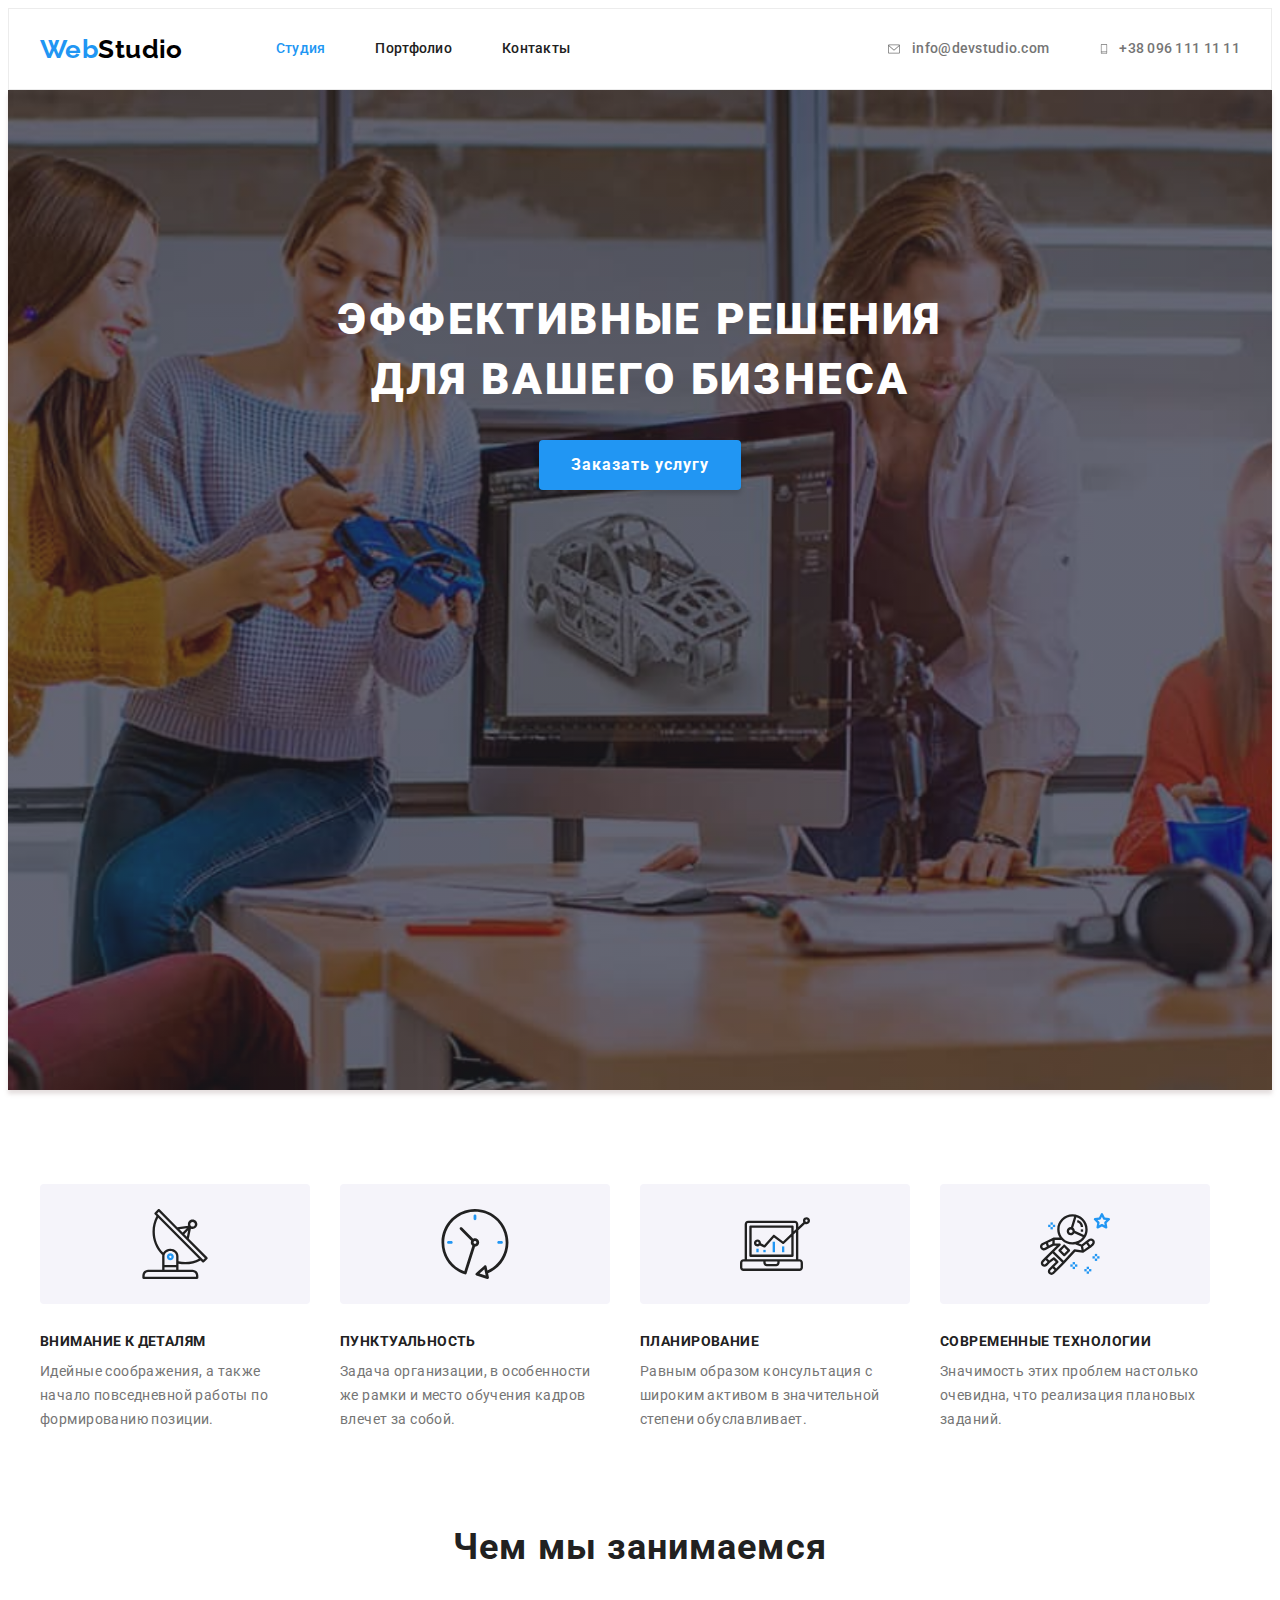
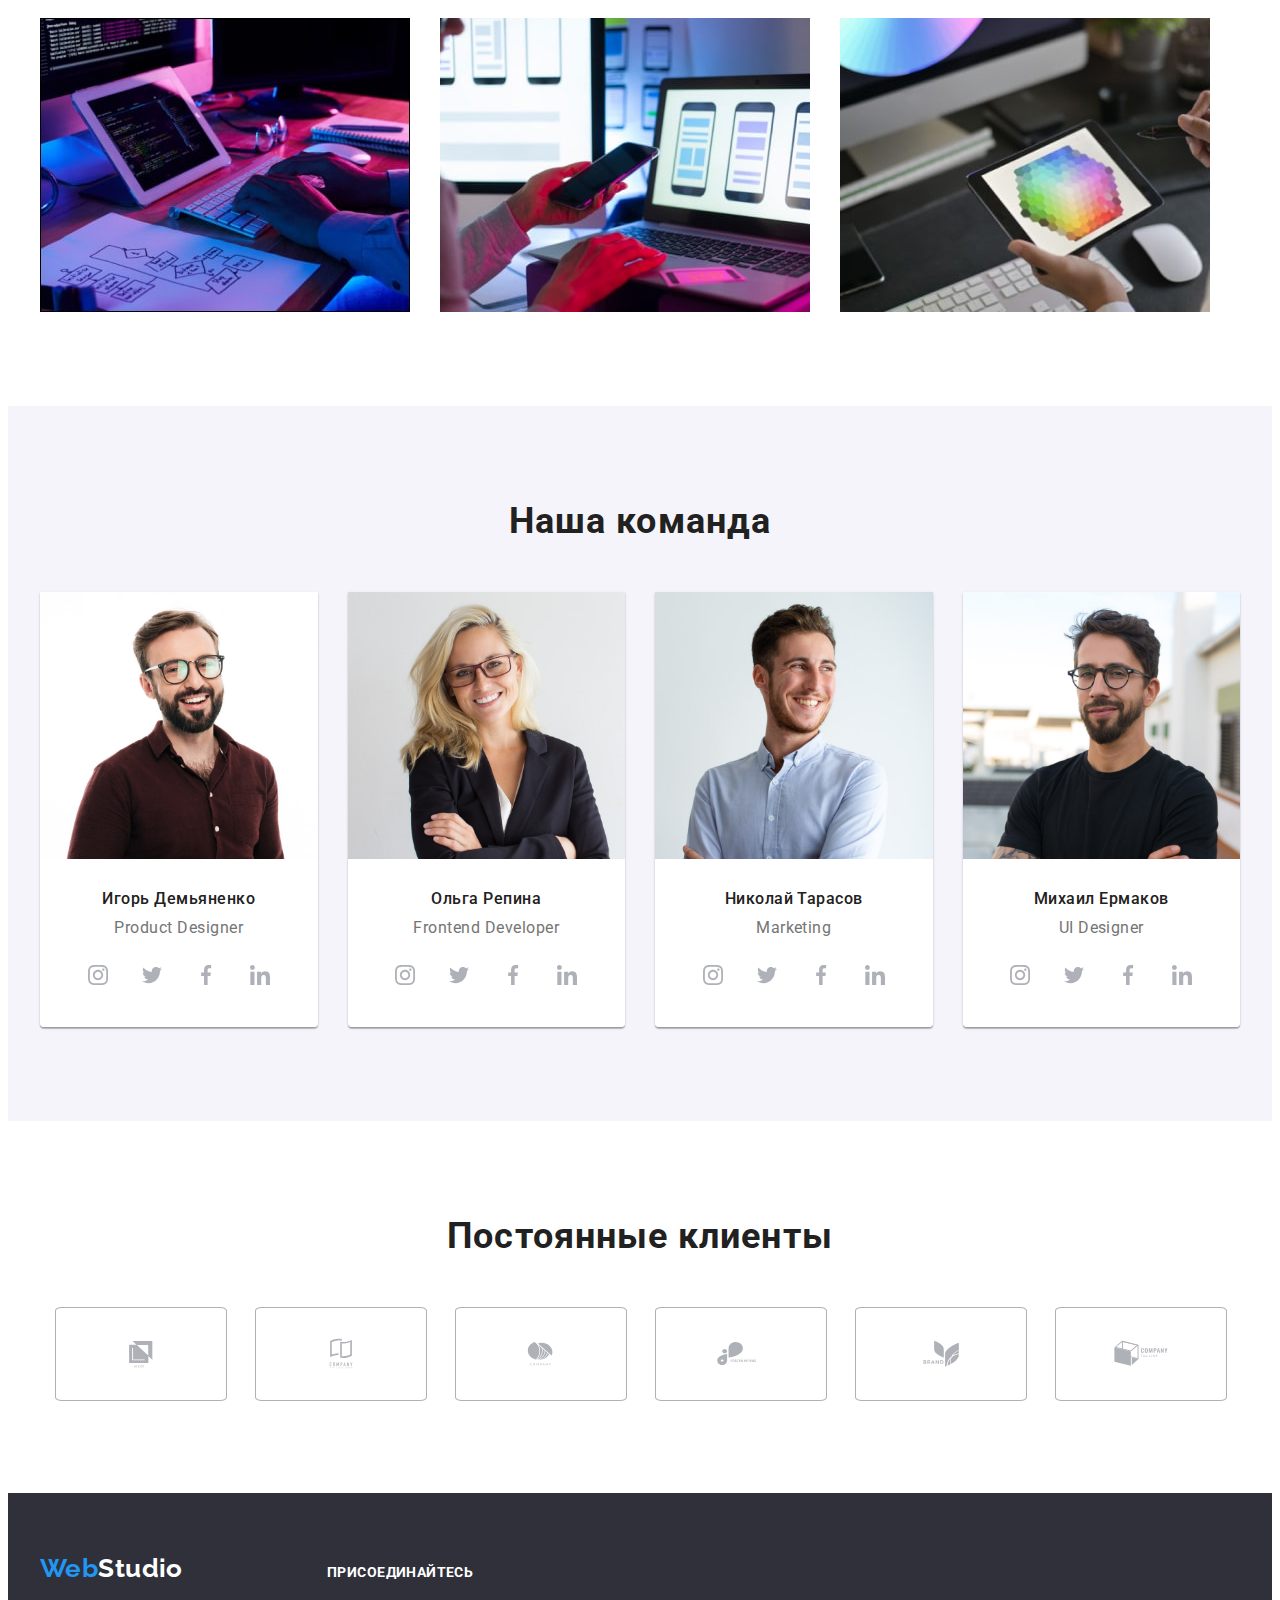
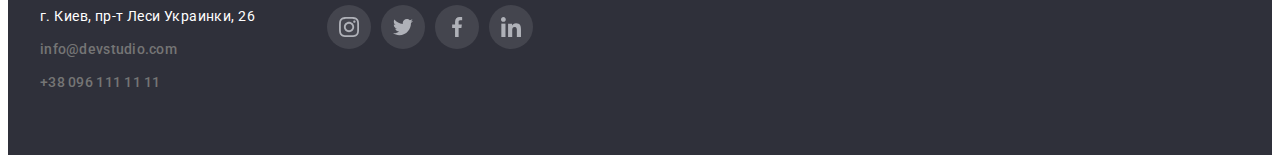
<file: index.html>
<!DOCTYPE html>
<html lang="ru">
<head>  
<meta charset="UTF-8">
<meta name="viewport"  content="width=device-width,initial-scale=1.0">
<title>Студия</title>
<link rel="preconnect" href="https://fonts.googleapis.com">
<link rel="preconnect" href="https://fonts.gstatic.com" crossorigin>
<link href="https://fonts.googleapis.com/css2?family=Raleway:wght@700&family=Roboto:wght@400;500;700;900&display=swap"
  rel="stylesheet">
  <link rel="stylesheet" href="https://cdnjs.cloudflare.com/ajax/libs/modern-normalize/1.1.0/modern-normalize.min.css"
    integrity="sha512-wpPYUAdjBVSE4KJnH1VR1HeZfpl1ub8YT/NKx4PuQ5NmX2tKuGu6U/JRp5y+Y8XG2tV+wKQpNHVUX03MfMFn9Q=="
    crossorigin="anonymous" referrerpolicy="no-referrer" />
  <link rel="stylesheet" href="./css/styles.css">
</head>

<body>
  <!-- Верхняя линия -->
  <header class="header">
    <div class="container header-container">
      <nav class="header-nav">
        <a class="logo" href="index.html" lang="en"> <span class="webstudio"> Web</span>Studio </a>
        
        <ul class="header-list" >
          <li class="header-item">
            <a class="header-link current" href="index.html">Студия</a>
          </li>
          <li class="header-item">
            <a class="header-link" href="portfolio.html">Портфолио</a>
          </li>
          <li class="header-item">
            <a class="header-link" href="">Контакты</a>
          </li>
        </ul>
      </nav>

        
        <ul class="header-list-info">
          <li class="header-item">
            
              <a class="info-title" href="mailto:info@devstudio.com">
                <svg class="icon-info-title" width="16" height="12">
                  <use href="./images/icons.svg.svg#icon-envelope"></use>
                </svg>
                info@devstudio.com
              </a>
            
            </li>
          <li class="header-item">
              <a class="info-title" href="tel:+380961111111">
                <svg class="icon-info-title" width="10" height="16">
                  <use href="./images/icons.svg.svg#icon-smartphone"></use>
                </svg>
                +38 096 111 11 11
              </a>
          </li>
        </ul>
        
    </div>
  </header>
  <main class="main-studio">
    <!-- Герои -->
    <section class="hero">
      <div class="container hero-container">
        <h1 class="hero-title">
          Эффективные решения для вашего бизнеса
        </h1>
        <button class="button hero-button" type="button" >Заказать услугу</button>
      </div>
    </section>
    <!-- Особенности -->
    <section class="section">
      <div class="container">

        <h2 class="visually-hidden">Особенности</h2>

        <ul class="feature-items">
            <li class="feature-item">
              <div class="icon-container-feature">
                <svg class="icon-feature">
                  <use href="./images/icons.svg.svg#icon-antenna"></use>
                </svg>
              </div>
              <h3 class="feature-title">Внимание к деталям</h3>
              <p class="feature-text">Идейные соображения, а также начало повседневной работы по формированию позиции.</p>
            </li>

            <li class="feature-item">
              <div class="icon-container-feature">
                <svg class="icon-feature">
                  <use href="./images/icons.svg.svg#icon-punctuality"></use>
                </svg>
              </div>
              <h3 class="feature-title">Пунктуальность</h3>
              <p class="feature-text">Задача организации, в особенности же рамки и место обучения кадров влечет за собой.</p>
            </li>

            <li class="feature-item">
              <div class="icon-container-feature">
                <svg class="icon-feature">
                  <use href="./images/icons.svg.svg#icon-planning"></use>
                </svg>
              </div>
              <h3 class="feature-title">Планирование</h3>
              <p class="feature-text">Равным образом консультация с широким активом в значительной степени обуславливает.</p>
            </li>

            <li class="feature-item">
              <div class="icon-container-feature">
                <svg class="icon-feature">
                  <use href="./images/icons.svg.svg#icon-technologies"></use>
                </svg>
              </div>
              <h3 class="feature-title">Современные технологии</h3>
              <p class="feature-text">Значимость этих проблем настолько очевидна, что реализация плановых заданий.</p>
            </li>
        </ul>
      </div>
    </section>
    <!-- Чем мы занимаемся -->
    <section class="section section-works">
      <div class="container">
        <h2 class="works">
          Чем мы занимаемся
        </h2>
        <ul class="works-items">
          <li class="works-item">
            <img src="./images/img1.jpg" alt="Схема" width="370" height="294">
          </li>
          <li class="works-item">
            <img src="./images/img2.jpg" alt="Список дизайна" width="370" height="294">
          </li>
          <li class="works-item">
            <img src="./images/img3.jpg" alt="Фигура">
          </li>
        </ul>
      </div>
    </section>
    <!-- Наша команда -->
    <section class="sectio-team section">
      <div class="container">

        <h2 class="team"> 
          Наша команда 
        </h2>

        <ul class="items-team">
          <li class="item-team">
            <img src="./images/igor.jpg" alt="член команды" width="270" height="260">
              
              <div class="container-team">
                <h3 class="team-title">
                  Игорь Демьяненко
                </h3>
                <p class="team-text" lang="en">
                  Product Designer
                </p>
                
                  <ul class="social-icon">
                    <li class="icon-item">
                      <a href="" class="icon-link">
                        <svg class="icon-team" width="20" heigth="20">
                          <use href="./images/icons.svg.svg#icon-instagram"></use>
                        </svg>
                      </a>
                    </li>

                    <li class="icon-item">
                      <a href="" class="icon-link">
                        <svg class="icon-team" width="20" heigth="20">
                          <use href="./images/icons.svg.svg#icon-twitter"></use>
                        </svg>
                      </a>
                    </li>

                    <li class="icon-item">
                      <a href="" class="icon-link">
                        <svg class="icon-team" width="20" heigth="20">
                          <use href="./images/icons.svg.svg#icon-facebook"></use>
                        </svg>
                      </a>
                    </li>

                    <li class="icon-item">
                      <a href="" class="icon-link">
                        <svg class="icon-team" width="20" heigth="20">
                          <use href="./images/icons.svg.svg#icon-linkedin"></use>
                        </svg>
                      </a>
                    </li>
                  </ul>
                
              </div>
          </li>
          <li class="item-team">
            <img src="./images/olga.jpg" alt="член команды" width="270" height="260">
              <div class="container-team">
                <h3 class="team-title">
                  Ольга Репина
                </h3>
                <p class="team-text" lang="en">
                  Frontend Developer
                </p>
                  <ul class="social-icon">
                    <li class="icon-item">
                      <a href="" class="icon-link">
                        <svg class="icon-team" width="20" heigth="20">
                          <use href="./images/icons.svg.svg#icon-instagram"></use>
                        </svg>
                      </a>
                    </li>
                  
                    <li class="icon-item">
                      <a href="" class="icon-link">
                        <svg class="icon-team" width="20" heigth="20">
                          <use href="./images/icons.svg.svg#icon-twitter"></use>
                        </svg>
                      </a>
                    </li>
                  
                    <li class="icon-item">
                      <a href="" class="icon-link">
                        <svg class="icon-team" width="20" heigth="20">
                          <use href="./images/icons.svg.svg#icon-facebook"></use>
                        </svg>
                      </a>
                    </li>
                  
                    <li class="icon-item">
                      <a href="" class="icon-link">
                        <svg class="icon-team" width="20" heigth="20">
                          <use href="./images/icons.svg.svg#icon-linkedin"></use>
                        </svg>
                      </a>
                    </li>
                  </ul>
              </div>
          </li>
          <li class="item-team">
            <img src="./images/kolya.jpg" alt="член команды" width="270" height="260">
              
              <div class="container-team">
                <h3 class="team-title">
                  Николай Тарасов
                </h3>
                <p class="team-text" lang="en">
                  Marketing
                </p>
                    <ul class="social-icon">
                      <li class="icon-item">
                        <a href="" class="icon-link">
                          <svg class="icon-team" width="20" heigth="20">
                            <use href="./images/icons.svg.svg#icon-instagram"></use>
                          </svg>
                        </a>
                      </li>
                    
                      <li class="icon-item">
                        <a href="" class="icon-link">
                          <svg class="icon-team" width="20" heigth="20">
                            <use href="./images/icons.svg.svg#icon-twitter"></use>
                          </svg>
                        </a>
                      </li>
                    
                      <li class="icon-item">
                        <a href="" class="icon-link">
                          <svg class="icon-team" width="20" heigth="20">
                            <use href="./images/icons.svg.svg#icon-facebook"></use>
                          </svg>
                        </a>
                      </li>
                    
                      <li class="icon-item">
                        <a href="" class="icon-link">
                          <svg class="icon-team" width="20" heigth="20">
                            <use href="./images/icons.svg.svg#icon-linkedin"></use>
                          </svg>
                        </a>
                      </li>
                    </ul>
              </div>
          </li>
          <li class="item-team">
            <img src="./images/misha.jpg" alt="член команды" width="270" height="260">
              <div class="container-team">
                <h3 class="team-title">
                  Михаил Ермаков
                </h3>
                <p class="team-text" lang="en">
                  UI Designer
                </p>
                  <ul class="social-icon">
                    <li class="icon-item">
                      <a href="" class="icon-link">
                        <svg class="icon-team" width="20" heigth="20">
                          <use href="./images/icons.svg.svg#icon-instagram"></use>
                        </svg>
                      </a>
                    </li>
                  
                    <li class="icon-item">
                      <a href="" class="icon-link">
                        <svg class="icon-team" width="20" heigth="20">
                          <use href="./images/icons.svg.svg#icon-twitter"></use>
                        </svg>
                      </a>
                    </li>
                  
                    <li class="icon-item">
                      <a href="" class="icon-link">
                        <svg class="icon-team" width="20" heigth="20">
                          <use href="./images/icons.svg.svg#icon-facebook"></use>
                        </svg>
                      </a>
                    </li>
                  
                    <li class="icon-item">
                      <a href="" class="icon-link">
                        <svg class="icon-team" width="20" heigth="20">
                          <use href="./images/icons.svg.svg#icon-linkedin"></use>
                        </svg>
                      </a>
                    </li>
                  </ul>
              </div>
          </li>
        </ul>
      </div>
    </section>
    <!-- ------Постоянные клиенты------ -->
    <section class="customers section">
      <div class="container">
        <h2 class="customers-title">
          Постоянные клиенты
        </h2>

        <ul class="customers-items">
          <li class="customers-item">
            <a href="" class="customers-link">
              <svg class="icon-customers">
                <use href="./images/icons.svg.svg#icon-logoclients1"></use>
              </svg>
            </a>
          </li>

          <li class="customers-item">
            <a href="" class="customers-link">
              <svg class="icon-customers">
                <use href="./images/icons.svg.svg#icon-logoclients2"></use>
              </svg>
            </a>
          </li>

          <li class="customers-item">
            <a href="" class="customers-link">
              <svg class="icon-customers">
                <use href="./images/icons.svg.svg#icon-logoclients3"></use>
              </svg>
            </a>
          </li>

          <li class="customers-item">
            <a href="" class="customers-link">
              <svg class="icon-customers">
                <use href="./images/icons.svg.svg#icon-logoclients4"></use>
              </svg>
            </a>
          </li>

          <li class="customers-item">
            <a href="" class="customers-link">
              <svg class="icon-customers">
                <use href="./images/icons.svg.svg#icon-logoclients5"></use>
              </svg>
            </a>
          </li>

          <li class="customers-item">
            <a href="" class="customers-link">
              <svg class="icon-customers">
                <use href="./images/icons.svg.svg#icon-logoclients6"></use>
              </svg>
            </a>
          </li>
        </ul>



      </div>
    </section>
  </main>
  <!-- Футер -->
  <footer class="footer">
    <div class="container footer-container">
      <div>
        <a class="logo" href="index.html" lang="en"><span class="webstudio">Web</span><span class="web">Studio</span> </a>
        
          <address class="address-container">
            <ul class="">  
              <li class="address-item">
                <a class="map" href="https://goo.gl/maps/CdvJLRiEL6Q8Smko8" target="_blank" rel="noreferrer noopener">г. Киев, пр-т Леси Украинки, 26</a> 
              </li>
              <li class="address-item">
                <a class="footer-info-title" href="mailto:info@devstudio.com">info@devstudio.com</a>
              </li>
              <li class="address-item">
                <a class="footer-info-title" href="tel:+380961111111">+38 096 111 11 11</a>
              </li>
            </ul>
       </div>
          
        </address>

        <div class="footer-social">
          <em class="footer-social-join">
            Присоединайтесь
          </em>

          <ul class="footer-social-icon">
            <li class="footer-icon-item">
              <a href="" class="footer-icon-link">
                <svg class="footer-icon-team" width="20" heigth="20">
                  <use href="./images/icons.svg.svg#icon-instagram"></use>
                </svg>
              </a>
            </li>
          
            <li class="footer-icon-item">
              <a href="" class="footer-icon-link">
                <svg class="footer-icon-team" width="20" heigth="20">
                  <use href="./images/icons.svg.svg#icon-twitter"></use>
                </svg>
              </a>
            </li>
          
            <li class="footer-icon-item">
              <a href="" class="footer-icon-link">
                <svg class="footer-icon-team" width="20" heigth="20">
                  <use href="./images/icons.svg.svg#icon-facebook"></use>
                </svg>
              </a>
            </li>
          
            <li class="footer-icon-item">
              <a href="" class="footer-icon-link">
                <svg class="footer-icon-team" width="20" heigth="20">
                  <use href="./images/icons.svg.svg#icon-linkedin"></use>
                </svg>
              </a>
            </li>
          </ul>

        </div>
    </div>
  </footer>
</body>


</html>
</file>
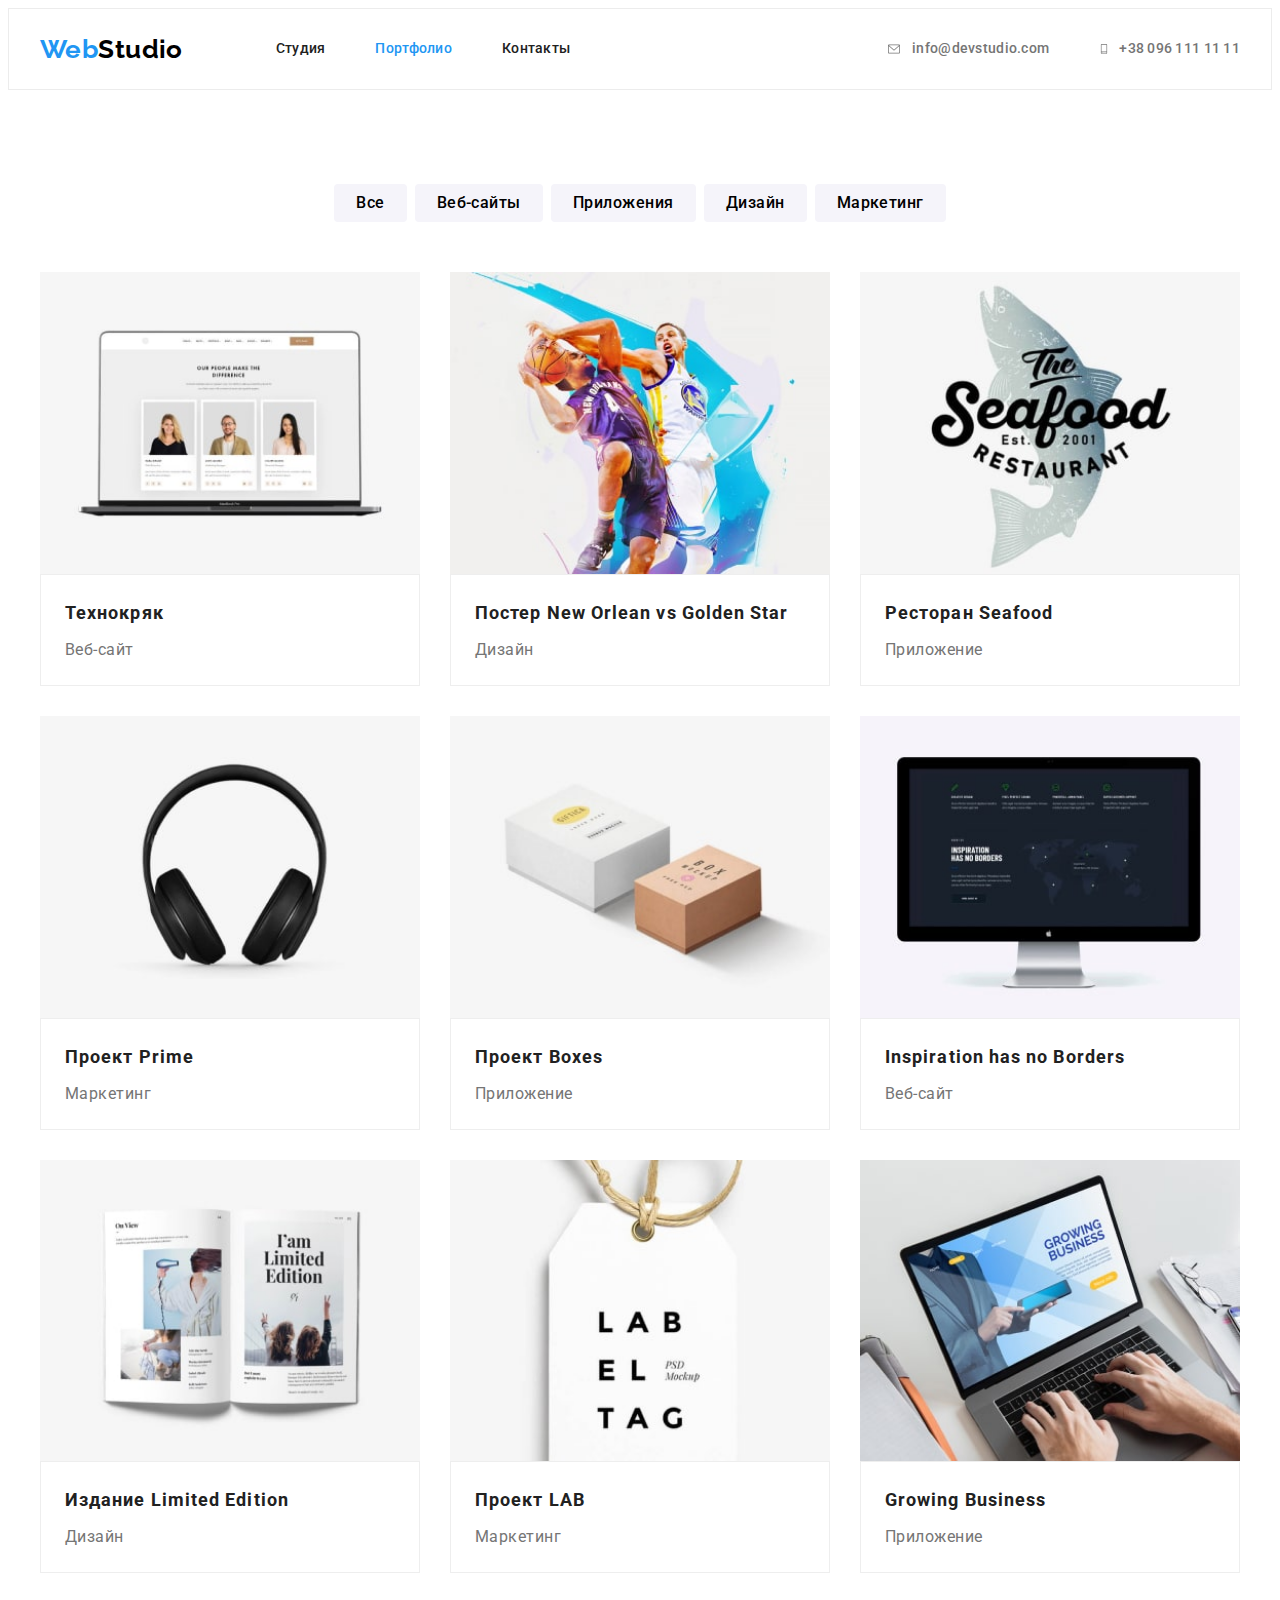
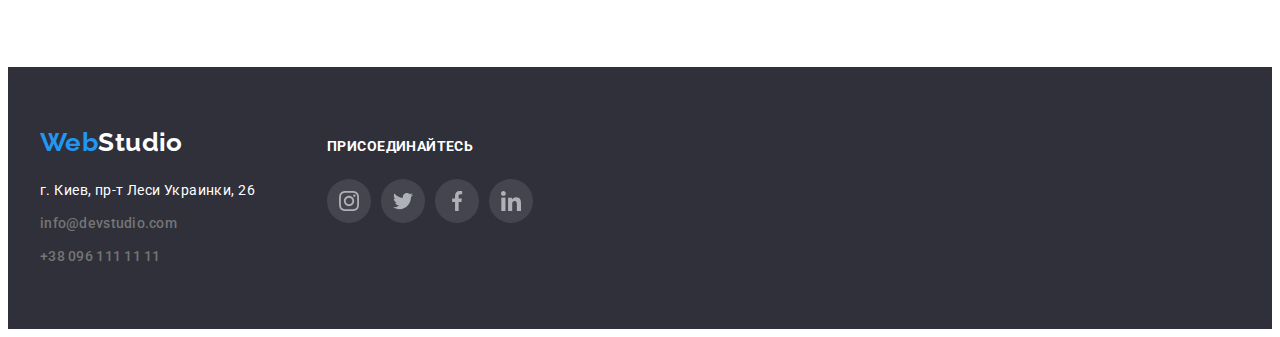
<file: portfolio.html>
<!DOCTYPE html>
<html lang="ru">

<head>
    <meta charset="UTF-8">
    <meta name="viewport" content="width=device-width,initial-scale=1.0">
    <title>Порфолио</title>
    <link rel="preconnect" href="https://fonts.googleapis.com">
    <link rel="preconnect" href="https://fonts.gstatic.com" crossorigin>
    <link href="https://fonts.googleapis.com/css2?family=Raleway:wght@700&family=Roboto:wght@400;500;700;900&display=swap"
        rel="stylesheet">
        <link rel="stylesheet" href="https://cdnjs.cloudflare.com/ajax/libs/modern-normalize/1.1.0/modern-normalize.min.css"
            integrity="sha512-wpPYUAdjBVSE4KJnH1VR1HeZfpl1ub8YT/NKx4PuQ5NmX2tKuGu6U/JRp5y+Y8XG2tV+wKQpNHVUX03MfMFn9Q=="
            crossorigin="anonymous" referrerpolicy="no-referrer" />
    <link rel="stylesheet" href="./css/styles.css">
</head>

<body>
    <!-- Верхняя линия -->
    <header class="header">
        <div class="container header-container">
            <nav class="header-nav">
                <a class="logo" href="index.html" lang="en"> <span class="webstudio"> Web</span>Studio </a>
    
                <ul class="header-list">
                    <li class="header-item">
                        <a class="header-link" href="index.html">Студия</a>
                    </li>
                    <li class="header-item">
                        <a class="header-link current" href="portfolio.html">Портфолио</a>
                    </li>
                    <li class="header-item">
                        <a class="header-link" href="">Контакты</a>
                    </li>
                </ul>
            </nav>
    
    
            <ul class="header-list-info">
                <li class="header-item">
    
                    <a class="info-title" href="mailto:info@devstudio.com">
                        <svg class="icon-info-title" width="16" height="12">
                            <use href="./images/icons.svg.svg#icon-envelope"></use>
                        </svg>
                        info@devstudio.com
                    </a>
    
                </li>
                <li class="header-item">
                    <a class="info-title" href="tel:+380961111111">
                        <svg class="icon-info-title" width="10" height="16">
                            <use href="./images/icons.svg.svg#icon-smartphone"></use>
                        </svg>
                        +38 096 111 11 11
                    </a>
                </li>
            </ul>
    
        </div>
    </header>
<main>
    <!-- Портфолио -->
 <section class="section">
   
   <div class="container">
    <h1 class="visually-hidden">Проекты</h1>
            
            <!-- Фильтры -->

            <ul class="filters">
                <li class="filters-item"><button class="filters-button" type="button">Все</button></li>
                <li class="filters-item"><button class="filters-button" type="button">Веб-сайты</button></li>
                <li class="filters-item"><button class="filters-button" type="button">Приложения</button></li>
                <li class="filters-item"><button class="filters-button" type="button">Дизайн</button></li>
                <li class="filters-item"><button class="filters-button" type="button">Маркетинг</button></li>
            </ul>
            
            
        
        <!-- Проекты -->
        
        <ul class="project">
            <li class="project-item">
                <a class="project-link" href=""><img src="./images/project1.jpg" alt="Ноутбук" width="370" height="294"> 
                <div class="project-container">
                    <h2 class="project-title">Технокряк</h2>
                    <p class="project-text">Веб-сайт</p>
                </div>
                </a>
            </li>
            <li class="project-item">
                <a class="project-link" href=""><img class="project-img" src="./images/project2.jpg" alt="Два баскетболиста" width="370" height="294">
                <div class="project-container">
                    <h2 class="project-title">Постер New Orlean vs Golden Star</h2>
                    <p class="project-text">Дизайн</p>
                </div>
                </a>
            </li>
            <li class="project-item">
                <a class="project-link" href=""><img src="./images/project3.jpg" alt="Силуэт рыбы" width="370" height="294">
                <div class="project-container">
                    <h2 class="project-title">Ресторан Seafood</h2>
                    <p class="project-text">Приложение</p>
                </div>
                </a>
            </li>
            <li class="project-item">
                <a class="project-link" href=""><img src="./images/project4.jpg" alt="Наушники" width="370" height="294">
                <div class="project-container">
                    <h2 class="project-title">Проект Prime</h2>
                    <p class="project-text">Маркетинг</p>
                </div>
                </a>
            </li>
            <li class="project-item">
                <a class="project-link" href=""><img src="./images/project5.jpg" alt="Две коробки" width="370" height="294">
                <div class="project-container">
                    <h2 class="project-title">Проект Boxes</h2>
                    <p class="project-text">Приложение</p>
                </div>
                </a>
            </li>
            <li class="project-item">
                <a class="project-link" href=""><img src="./images/project6.jpg" alt="Ноутбук" width="370" height="294">
                <div class="project-container">
                    <h2 class="project-title">Inspiration has no Borders</h2>
                    <p class="project-text">Веб-сайт</p>
                </div>
                </a>
            </li>
            <li class="project-item">
                <a class="project-link" href=""><img src="./images/project7.jpg" alt="Розгорнутая книга" width="370" height="294">
                <div class="project-container">
                    <h2 class="project-title">Издание Limited Edition</h2>
                    <p class="project-text">Дизайн</p>
                </div>
                </a>
            </li>
            <li class="project-item">
                <a class="project-link" href=""><img src="./images/project8.jpg" alt="Лейба" width="370" height="294">
                <div class="project-container">
                    <h2 class="project-title">Проект LAB</h2>
                    <p class="project-text">Маркетинг</p>
                </div>
                </a>
            </li>
            <li class="project-item">
                <a class="project-link" href=""><img src="./images/project9.jpg" alt="Поиск сайта" width="370" height="294">
                <div class="project-container">
                    <h2 class="project-title">Growing Business</h2>
                    <p class="project-text">Приложение</p>
                </div>
                </a>

            </li>
       
        </ul>

    </div>

    </section>
</main>
    <!-- Футер -->
<footer class="footer">
    <div class="container footer-container">
        <div>
            <a class="logo" href="index.html" lang="en"><span class="webstudio">Web</span><span
                    class="web">Studio</span> </a>

            <address class="address-container">
                <ul class="">
                    <li class="address-item">
                        <a class="map" href="https://goo.gl/maps/CdvJLRiEL6Q8Smko8" target="_blank"
                            rel="noreferrer noopener">г. Киев, пр-т Леси Украинки, 26</a>
                    </li>
                    <li class="address-item">
                        <a class="footer-info-title" href="mailto:info@devstudio.com">info@devstudio.com</a>
                    </li>
                    <li class="address-item">
                        <a class="footer-info-title" href="tel:+380961111111">+38 096 111 11 11</a>
                    </li>
                </ul>
        </div>

        </address>

        <div class="footer-social">
            <em class="footer-social-join">
                Присоединайтесь
            </em>

            <ul class="footer-social-icon">
                <li class="footer-icon-item">
                    <a href="" class="footer-icon-link">
                        <svg class="footer-icon-team" width="20" heigth="20">
                            <use href="./images/icons.svg.svg#icon-instagram"></use>
                        </svg>
                    </a>
                </li>

                <li class="footer-icon-item">
                    <a href="" class="footer-icon-link">
                        <svg class="footer-icon-team" width="20" heigth="20">
                            <use href="./images/icons.svg.svg#icon-twitter"></use>
                        </svg>
                    </a>
                </li>

                <li class="footer-icon-item">
                    <a href="" class="footer-icon-link">
                        <svg class="footer-icon-team" width="20" heigth="20">
                            <use href="./images/icons.svg.svg#icon-facebook"></use>
                        </svg>
                    </a>
                </li>

                <li class="footer-icon-item">
                    <a href="" class="footer-icon-link">
                        <svg class="footer-icon-team" width="20" heigth="20">
                            <use href="./images/icons.svg.svg#icon-linkedin"></use>
                        </svg>
                    </a>
                </li>
            </ul>

        </div>
    </div>
</footer>
</body>

</html>
</file>
<file: css/styles.css>
:root {
  --primary-white-color: #ffffff;
  --hero-background: #2f303a;
  --title-text-color: #000000;
  --primary-text-color: #757575;
  --accent-color: #2196f3;
  --link-text-color: #212121;
  --hover-text-color: #188ce8;
  --filters-background: #f5f4fa;
}

p,
h1,
h2,
h3,
h4,
h5,
h6 {
  margin: 0;
}
ul {
  list-style: none;
  margin: 0;
  padding: 0;
}
img {
  display: block;
  width: 100%;
  height: auto;
}

body {
  font-family: Roboto, sans-serif;
  letter-spacing: 0.03em;
  font-size: 14px;
  line-height: 1.71;

  background: var(--primary-white-color);
}
a {
  text-decoration: none;
}
.visually-hidden {
  position: absolute;
  width: 1px;
  height: 1px;
  margin: -1px;
  padding: 0;
  overflow: hidden;
  border: 0;
  clip: rect(0 0 0 0);
}
.container {
  width: 1200px;
  margin: 0 auto;
  padding-left: 15px;
  padding-right: 15px;
}
.section {
  padding-top: 94px;
  padding-bottom: 94px;
}
.main-studio {
  max-width: 1600px;
  margin: auto;
}

/* Верхняя линия */

.logo {
  font-family: Raleway, sans-serif;
  font-weight: 700;
  font-size: 26px;
  line-height: 1.19;
  color: #000000;
}

.header-link {
  display: block;
  font-weight: 500;
  font-size: 14px;
  line-height: 1.14;
  letter-spacing: 0.02em;

  color: var(--link-text-color);
  padding-top: 32px;
  padding-bottom: 32px;
}
.header {
  max-width: 1600px;
  margin: auto;
  border: 1px solid #ececec;
}
.header-container {
  display: flex;
  align-items: center;
}
.header-nav {
  display: flex;
  align-items: center;
}
.logo {
}
.header-list {
  margin-left: 93px;

  display: flex;
}
.header-list-info {
  display: flex;
  margin-left: auto;
  justify-content: center;
  align-items: center;
}
.header-item:not(:last-child) {
  margin-right: 50px;
}
.header-link:hover,
.header-link:focus {
  color: var(--accent-color);
}
.header-contact {
  display: flex;
  align-items: center;
  margin-left: auto;
}
.current {
  color: var(--accent-color);
}
.webstudio {
  color: var(--accent-color);
}
.nav:hover,
.nav:focus {
  color: var(--accent-color);
}
.info-title {
  font-style: normal;
  font-weight: 500;
  font-size: 14px;
  line-height: 1.14;
  letter-spacing: 0.02em;

  color: var(--primary-text-color);
  display: flex;
  justify-content: center;
  align-items: center;
}
.info-title:hover,
.info-title:focus {
  color: var(--accent-color);
}
.info-title:hover .icon-info-title,
.info-title:focus .icon-info-title {
  fill: var(--accent-color);
}
.icon-info-title {
  display: flex;
  justify-content: center;
  align-items: center;
  margin-right: 10px;

  fill: var(--primary-text-color);
}
/* Герои */
.hero {
  background-color: var(--hero-background);
  background-image: linear-gradient(
      to right,
      rgba(47, 48, 58, 0.4),
      rgba(47, 48, 58, 0.4)
    ),
    url("../images/bghero.jpg");

  box-shadow: 0px 4px 4px rgba(151, 127, 127, 0.25);

  background-repeat: no-repeat;
  background-position: center;
  background-size: cover;
  height: 600px;
}
.hero-title {
  font-weight: 900;
  font-size: 44px;
  line-height: 1.36;
  text-align: center;
  letter-spacing: 0.06em;
  text-transform: uppercase;
  color: var(--primary-white-color);
  outline: 1;
}
.button:hover {
  background: var(--hover-text-color);
  box-shadow: 0px 4px 4px rgba(0, 0, 0, 0.15);
  border-radius: 4px;
}
.button {
  font-family: inherit;
  font-weight: 700;
  font-size: 16px;
  line-height: 1.87;
  letter-spacing: 0.06em;

  color: #ffffff;
  background: var(--accent-color);
  box-shadow: 0px 4px 4px rgba(0, 0, 0, 0.15);
  border-radius: 4px;
  border: none;
  cursor: pointer;
}
.hero {
  align-items: center;
  padding-top: 200px;
  padding-bottom: 200px;
}

.hero-title {
  margin: auto;
  width: 696px;
  margin-bottom: 30px;
}

.hero-button {
  display: block;
  margin: auto;
  padding-top: 10px;
  padding-bottom: 10px;
  padding-right: 32px;
  padding-left: 32px;
}

/* Особенности */
.feature-title {
  font-weight: 700;
  font-size: 14px;
  line-height: 1.14;
  letter-spacing: 0.03em;
  text-transform: uppercase;

  color: var(--link-text-color);
}
.feature-text {
  font-size: 14px;
  line-height: 1.71;
  letter-spacing: 0.03em;
  color: var(--primary-text-color);
}
.feature-items {
  display: flex;
}
.feature-item:not(:last-child) {
  margin-right: 30px;
}

.feature-items .feature-item {
  max-width: 270px;
}
.feature-title {
  margin-bottom: 10px;
}
.icon-container-feature {
  display: flex;
  justify-content: center;
  align-items: center;
  height: 120px;

  background-color: var(--filters-background);
  border-radius: 4px;
  margin-bottom: 30px;
}
.icon-feature {
  width: 70px;
  height: 70%;
}

/*  Чем мы занимаемся  */
.section-works {
  padding-top: 0;
}
.works {
  font-weight: 700;
  font-size: 36px;
  line-height: 1.17;
  text-align: center;
  letter-spacing: 0.03em;

  color: var(--link-text-color);
  margin-bottom: 50px;
}
.works-items {
  display: flex;
}
.works-item:not(:last-child) {
  margin-right: 30px;
}
/* Наша команда */
.sectio-team {
  background-color: var(--filters-background);
}
.team {
  font-weight: 700;
  font-size: 36px;
  line-height: 1.17;
  text-align: center;
  letter-spacing: 0.03em;

  color: var(--link-text-color);
}
.team-title {
  font-weight: 500;
  font-size: 16px;
  line-height: 1.19;
  text-align: center;
  letter-spacing: 0.03em;

  color: var(--link-text-color);
  margin-bottom: 10px;
}
.team-text {
  font-size: 16px;
  line-height: 1.19;
  text-align: center;
  letter-spacing: 0.03em;

  color: var(--primary-text-color);
  margin-bottom: 16px;
}
.team {
  margin-bottom: 50px;
}
.items-team {
  display: flex;
}
.item-team {
  overflow: hidden;
  border-radius: 0px 0px 4px 4px;
  box-shadow: 0px 1px 3px rgba(0, 0, 0, 0.12), 0px 1px 1px rgba(0, 0, 0, 0.14),
    0px 2px 1px rgba(0, 0, 0, 0.2);
}
.item-team:not(:last-child) {
  margin-right: 30px;
}
.container-team {
  padding-top: 30px;
  padding-bottom: 30px;

  background-color: var(--primary-white-color);
}

.social-icon {
  display: flex;
  justify-content: center;
}
.icon-item {
  width: 44px;
  height: 44px;
}
.icon-item + .icon-item {
  margin-left: 10px;
}
.icon-link {
  width: 100%;
  height: 100%;
  border-radius: 50%;
  background-color: #ffffff;
  display: flex;
  align-items: center;
  justify-content: center;
}
.icon-link:hover,
.icon-link:focus {
  background-color: var(--accent-color);
}
.icon-link:hover .icon-team,
.icon-link:focus .icon-team {
  fill: var(--primary-white-color);
}
.icon-team {
  width: 20px;
  height: 20px;
  fill: #afb1b8;
}
/* --------------Постоянные клиенты------------ */
.customers-title {
  font-family: inherit;
  font-weight: 700;
  font-size: 36px;
  line-height: 1.17;
  text-align: center;
  letter-spacing: 0.03em;

  color: var(--link-text-color);
}
.customers-items {
  display: flex;
  justify-content: center;
  margin-top: 50px;
}

.customers-link:hover {
  border: 1px solid var(--accent-color);
  border-radius: 4%;
}
.customers-item + .customers-item {
  margin-left: 30px;
}
.customers-item {
  height: 92px;
  width: 170px;
}
.customers-link {
  width: 100%;
  height: 100%;
  display: flex;
  align-items: center;
  justify-content: center;

  fill: #afb1b8;
  border: 1px solid #afb1b8;
  border-radius: 4%;
}

.icon-customers {
  width: 106px;
  height: 60px;
}
.customers-link:hover,
.customers-link:focus {
  fill: var(--accent-color);
}
/* ---------------Футер ------------- */
.footer {
  padding-top: 60px;
  padding-bottom: 60px;

  background-color: var(--hero-background);
}
.web {
  color: var(--primary-white-color);
}
.map {
  font-style: normal;
  font-size: 14px;
  line-height: 1.71;
  letter-spacing: 0.03em;

  color: var(--primary-white-color);
}
.map:hover,
.map:focus {
  color: var(--accent-color);
}

.address-item {
  margin-bottom: 9px;
}
.address-item:last-child {
  margin-bottom: 0px;
}
.address-container {
  margin-top: 20px;
}
.footer-info-title {
  font-style: normal;
  font-weight: 500;
  font-size: 14px;
  line-height: 1.14;
  letter-spacing: 0.02em;

  color: var(--primary-text-color);
}
.footer-info-title:hover,
.footer-info-title:focus {
  color: var(--accent-color);
}
.footer-social-join {
  font-style: normal;
  font-weight: 700;
  font-size: 14px;
  line-height: 16px;
  letter-spacing: 0.03em;
  text-transform: uppercase;

  color: #ffffff;
}
.footer-container {
  display: flex;
  align-items: baseline;
}
.footer-social {
  margin-left: 72px;
}
.footer-social-icon {
  display: flex;
  justify-content: center;
  margin-top: 20px;
}
.footer-icon-item {
  width: 44px;
  height: 44px;
}
.footer-icon-item + .footer-icon-item {
  margin-left: 10px;
}
.footer-icon-link {
  width: 100%;
  height: 100%;
  border-radius: 50%;

  background-color: rgba(255, 255, 255, 0.1);
  display: flex;
  align-items: center;
  justify-content: center;
}
.footer-icon-link:hover,
.footer-icon-link:focus {
  background-color: var(--accent-color);
}
.footer-icon-link:hover .footer-icon-team,
.footer-icon-link:focus .footer-icon-team {
  fill: var(--primary-white-color);
}
.footer-icon-team {
  width: 20px;
  height: 20px;
  fill: #afb1b8;
}
/* ----------------------------Портфоли ------------------ */

.filters-button {
  font-family: inherit;
  font-weight: 500;
  font-size: 16px;
  line-height: 1.62;
  letter-spacing: 0.03em;
  border: none;
  cursor: pointer;

  border-radius: 4px;
  background: var(--filters-background);
}

.filters-button:hover,
.filters-button:focus {
  background: var(--accent-color);
  color: var(--primary-white-color);
  box-shadow: 0px 3px 1px rgba(0, 0, 0, 0.1), 0px 1px 2px rgba(0, 0, 0, 0.08),
    0px 2px 2px rgba(0, 0, 0, 0.12);
  border-radius: 4px;
}
.filters {
  display: flex;
  justify-content: center;
}
.filters-item {
  margin-right: 8px;
}

.filters-item:last-child {
  margin-right: 0px;
}

.filters-button {
  align-items: center;
  padding-top: 6px;
  padding-bottom: 6px;
  padding-right: 22px;
  padding-left: 22px;
}

/* --------------------Проекты------------ */
.project-title {
  font-weight: 700;
  font-size: 18px;
  line-height: 2;
  letter-spacing: 0.06em;

  color: var(--link-text-color);
}

.project-text {
  font-size: 16px;
  line-height: 1.87;
  letter-spacing: 0.03em;

  color: var(--primary-text-color);
}

.project-container {
  padding-top: 20px;
  padding-bottom: 20px;

  border: 1px solid #eeeeee;
  box-sizing: border-box;
  background: var(--primary-white-color);
}
.project-container {
  padding-left: 24px;
  padding-right: 24px;
  padding-top: 20px;
  padding-bottom: 20px;

  border: 1px solid #eeeeee;
  box-sizing: border-box;
  background: var(--primary-white-color);
}
.project {
  display: flex;
  flex-wrap: wrap;

  margin-top: 50px;
  margin-right: -30px;
  margin-bottom: -30px;
}
.project-item {
  flex-basis: calc(100% / 3 - 30px);
  margin-right: 30px;
  margin-bottom: 30px;
}
.project-text {
  margin-top: 4px;
}
.project-img {
  align-items: center;
  justify-content: center;
}
.project-link {
  display: block;
}
.project-link:hover,
.project-link:focus {
  box-shadow: 0px 1px 1px rgba(0, 0, 0, 0.12), 0px 4px 4px rgba(0, 0, 0, 0.06),
    1px 4px 6px rgba(0, 0, 0, 0.16);
}
</file>
